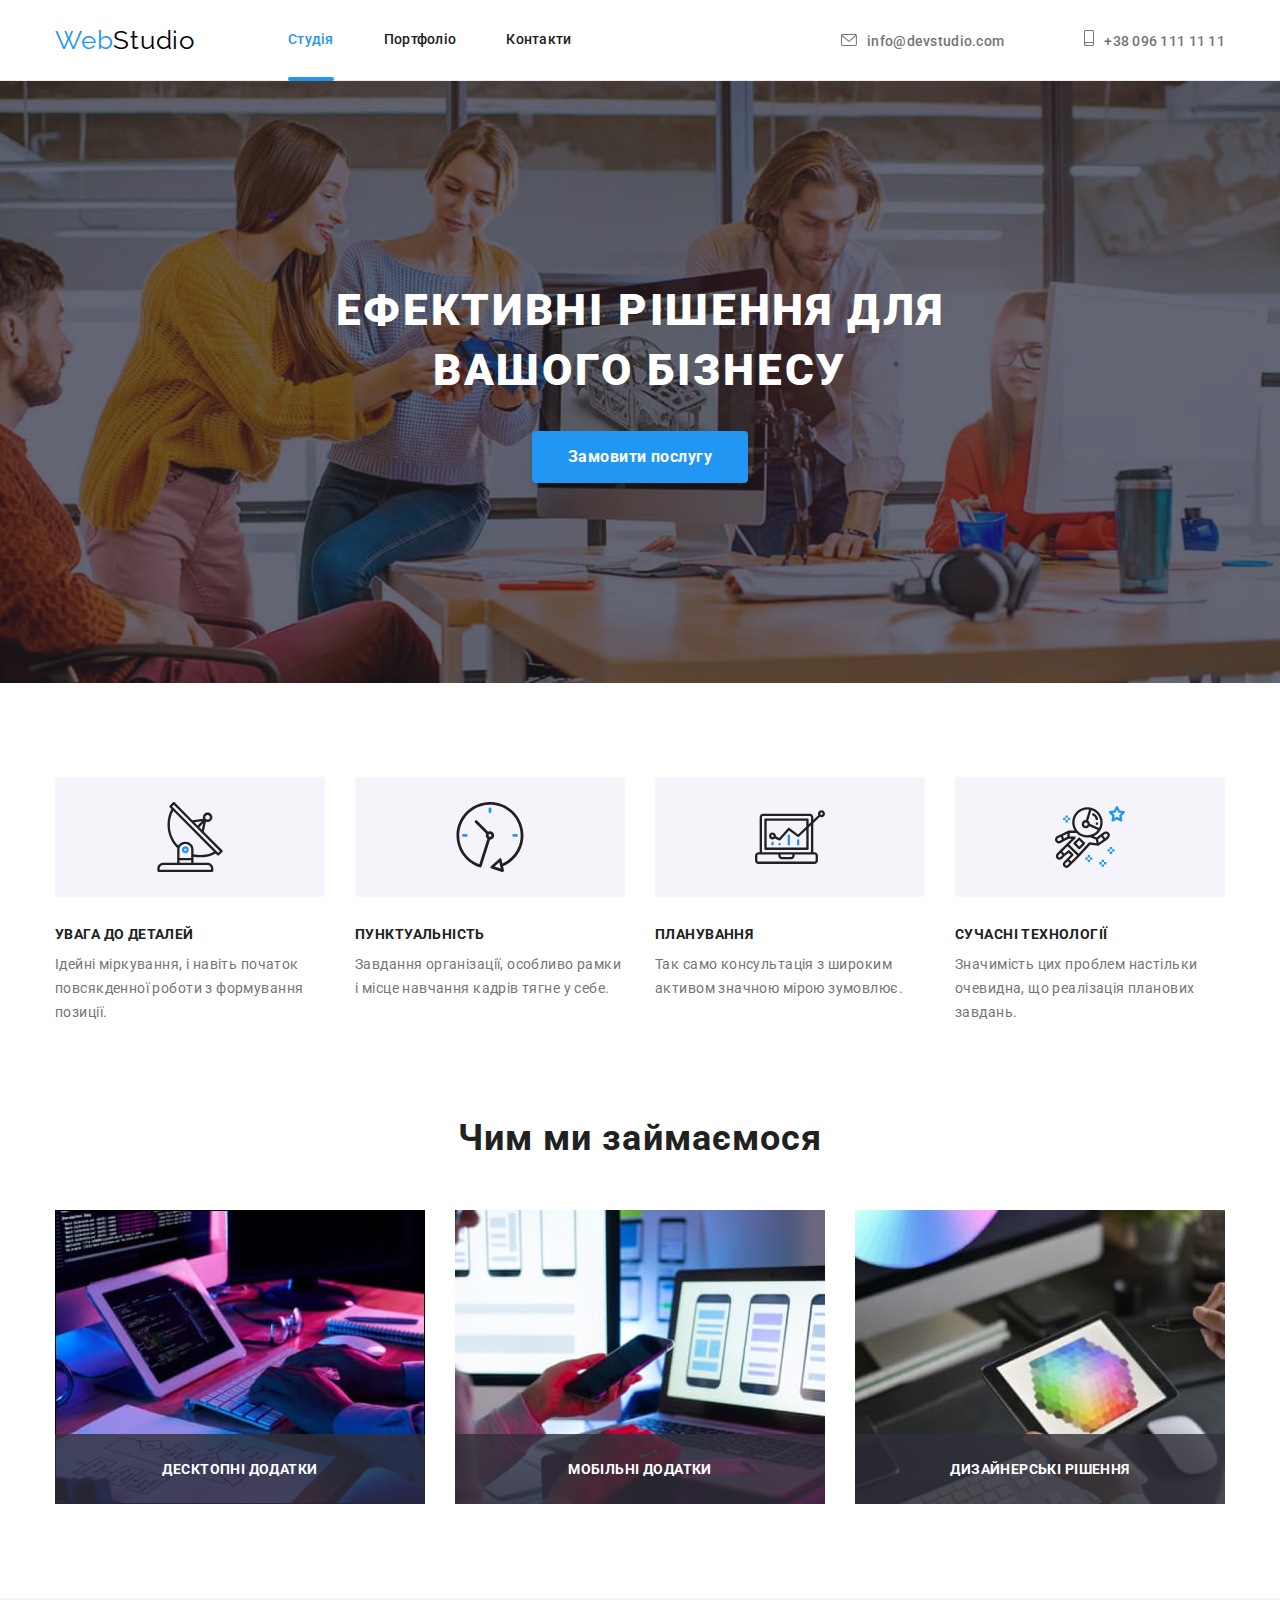
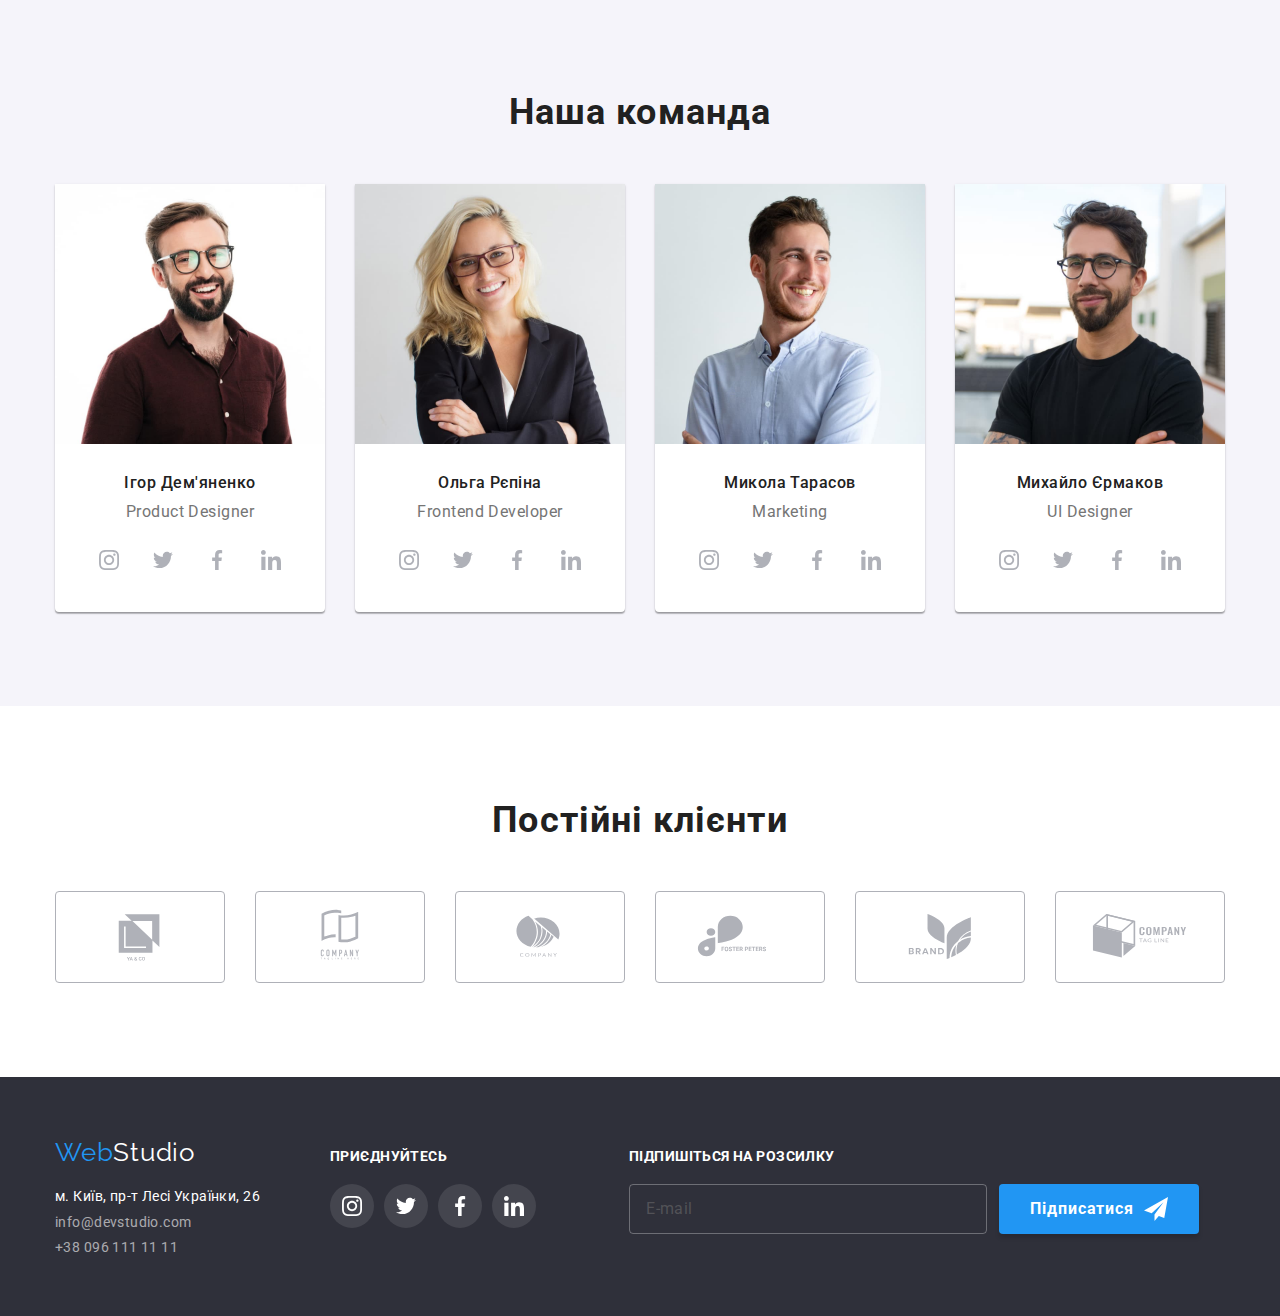
<file: index.html>
<!DOCTYPE html>
<html lang="uk">
<head>
    <meta charset="UTF-8">
    <meta http-equiv="X-UA-Compatible" content="IE=edge">
    <meta name="viewport" content="width=device-width, initial-scale=1.0">
    <link
        href="https://fonts.googleapis.com/css2?family=Raleway:wght@700&family=Roboto:wght@400;500;700;900&display=swap"
        rel="stylesheet">
    <link rel="stylesheet" href="https://cdnjs.cloudflare.com/ajax/libs/modern-normalize/1.1.0/modern-normalize.min.css">
    <link rel="stylesheet" href="./css/styles.css" >
    <title>Веб-студія</title>
</head>
<body>

    <!--Верхня лінія-->
   <header class="header">
    <div class="container container__header">
    <a href="./index.html" class="logo">
        <span class="logo__web">Web</span><span class="logo__studio">Studio</span>
    </a>
    
    <ul class="site-nav list">
        <li class="site-nav__item">
            <a href="./index.html" class="site-nav__link link--current">Студія</a>
        </li>
        <li class="site-nav__item">
            <a href="./portfolio.html" class="site-nav__link">Портфоліо</a>
        </li>
        <li class="site-nav__item">
            <a href="#" class="site-nav__link">Контакти</a>
        </li>
    </ul>

    <ul class="contacts-header list">
        <li class="contacts-header__item">
            <a href="mailto:info@devstudio.com" class="contacts-header__link contacts-header__icon">
                <svg width="16" height="12" class="icon-email">
                     <use href="./images/icons.svg#icon-email"></use>
                </svg>info@devstudio.com</a>

        </li>
        <li class="contacts-header__item">
            <a href="tel:+380961111111" class="contacts-header__link contacts-header__icon">
                <svg width="10" height="16" class="icon-smartphone">
                    <use href="./images/icons.svg#icon-smartphone"></use>
                </svg>+38 096 111 11 11</a>
        </li>
    </ul>
    </div>
   </header>

   <main class="main">

    <!--Шапка-->
    <section class="main-header overlay">
        <h1 class="main-header__title">Ефективні рішення для вашого бізнесу</h1>
        <button data-modal-open type="button" class="main-header__button">Замовити послугу</button>
    </section>

    <div class="backdrop is-hidden" data-modal>
        <div class="modal">
        <button class="modal-button--close" data-modal-close>
            <svg width="11" height="11" class="modal-button__icon">
                <use href="./images/icons.svg#icon-close"></use>
            </svg>
        </button>
        
        <div>
        <p class="form__title">Залиште свої дані, ми вам передзвонимо</p>
        <form class="form">
            <div class="form-field">
                <label for="name" class="form-field__name">Ім'я</label>
                <input type="text" class="form-field__input" name="name" id="name">
                <svg width="18" height="18" class="icons-form">
                    <use href="./images/icons.svg#icon-person-form"></use>
                </svg>
            </div>
        
            <div class="form-field">
                <label for="tel" class="form-field__name">Телефон</label>
                <input type="tel" class="form-field__input" name="tel" id="tel">
                <svg width="18" height="18" class="icons-form">
                    <use href="./images/icons.svg#icon-phone-form"></use>
                </svg>
            </div>
        
            <div class="form-field">
                <label for="email" class="form-field__name">Пошта</label>
                <input type="email" class="form-field__input" name="email" id="email">
                <svg width="18" height="18" class="icons-form">
                    <use href="./images/icons.svg#icon-email-form"></use>
                </svg>
            </div>
            
            <div class="form-field">
                <label for="comment" class="form-field__name">Коментар</label>
                <textarea name="comment" class="form-field__comment" id="comment" cols="30" rows="10"
                    placeholder="Введіть текст"></textarea>
            </div>
            
            <div class="form-policy">
                <label class="form-policy__checkbox">
                    <input class="checkbox__input" type="checkbox" name="policy">
                    <svg class="checkbox__icon">
                        <use href="./images/icons.svg#icon-checkbox-form"></use>
                    </svg>
                    Погоджуюся з розсилкою та приймаю <a href="" class="checkbox__text--blue">Умови договору</a>
                </label>
            </div>

            <div class="form-button">
                <button class="form-button__send" type="submit">Відправити</button>
            </div>
        </form>
        </div>
    </div>
    </div>

   <!--Наші переваги-->
   <section class="section">
    <div class="container">
    <h2 class="visually-hidden">Наші переваги</h2>
    <ul class="advantages list">
        <li class="advantages-item">
            <div class="advantages-item__card">
                <svg class="card__icon">
                <use href="./images/icons.svg#icon-antenna"></use>
                </svg>
            </div>
            <h3 class="advantages-title">УВАГА ДО ДЕТАЛЕЙ</h3>
            <p class="advantages-desc">Ідейні міркування, і навіть початок повсякденної роботи з формування позиції.</p>
        </li>
        <li class="advantages-item">
            <div class="advantages-item__card">
                <svg class="card__icon">
                <use href="./images/icons.svg#icon-clock"></use>
                </svg>
            </div>
            <h3 class="advantages-title">ПУНКТУАЛЬНІСТЬ</h3>
            <p class="advantages-desc">Завдання організації, особливо рамки і місце навчання кадрів тягне у себе.</p>
        </li>
        <li class="advantages-item">
            <div class="advantages-item__card">
                <svg class="card__icon">
                <use href="./images/icons.svg#icon-diagram"></use>
                </svg>
            </div>
            <h3 class="advantages-title">ПЛАНУВАННЯ</h3>
            <p class="advantages-desc">Так само консультація з широким активом значною мірою зумовлює.</p>
        </li>
        <li class="advantages-item">
            <div class="advantages-item__card">
                <svg class="card__icon">
                <use href="./images/icons.svg#icon-astronaut"></use>
                </svg>
            </div>
            <h3 class="advantages-title">СУЧАСНІ ТЕХНОЛОГІЇ</h3>
            <p class="advantages-desc">Значимість цих проблем настільки очевидна, що реалізація планових завдань.</p>
        </li>
    </ul>
    </div>
    </section>

    <!--Чим ми займаємося-->
    <section class="section no-padding">
    <div class="container">
    <h2 class="occupation-title">Чим ми займаємося</h2>
    <ul class="occupation-works list">
        <li class="occupation-works__item">
            <div class="occupation-works__thumb">
                <img src="./images/picture1.jpg"
                    alt="Чоловік друкує на клавіатурі Apple, дивлячись у планшет" width="370">
                <div class="occupation-works__card">
                    <p class="occupation-works__desc">Десктопні додатки</p>
                </div>
            </div>
        </li>
        <li class="occupation-works__item">
            <div class="occupation-works__thumb">
                <img src="./images/picture2.jpg"
                    alt="Людина тримає Iphone, працюючи за Macbook Air" width="370">
                <div class="occupation-works__card">
                    <p class="occupation-works__desc">Мобільні додатки</p>
                </div>
            </div>
        </li>
        <li class="occupation-works__item">
            <div class="occupation-works__thumb">
                <img src="./images/picture3.jpg"
                    alt="Людина працює з палітрою кольорів на планшеті" width="370">
                <div class="occupation-works__card">
                    <p class="occupation-works__desc">Дизайнерські рішення</p>
                </div>
            </div>
        </li>
    </ul>
    </div>
   </section>

   <!--Наша команда-->
   <section class="team section">
    <div class="container">
    <h2 class="team-title">Наша команда</h2>
    <ul class="workers list">
        <li class="workers__item">
            <img src="./images/product_designer.jpg"
                alt="На фото зображений Ігор Дем'яненко" width="270">
            <div class="workers__info">
                <h3 class="workers__name">Ігор Дем'яненко</h3>
                <p class="workers__position">Product Designer</p>
                <ul class="workers-icons list">
                    <li class="workers-icons__item">
                        <a href ="#" class="workers-button">
                            <svg class="workers-button__icon">
                                <use href="./images/icons.svg#icon-instagram-team">
                                </use>
                            </svg>
                        </a>
                    </li>
                    <li class="workers-icons__item">
                        <a href ="#" class="workers-button">
                            <svg class="workers-button__icon">
                                <use href="./images/icons.svg#icon-twitter-team">
                                </use>
                            </svg>
                        </a>
                    </li>
                    <li class="workers-icons__item">
                        <a href ="#" class="workers-button">
                            <svg class="workers-button__icon">
                                <use href="./images/icons.svg#icon-facebook-team">
                                </use>
                            </svg>
                        </a>
                    </li>
                    <li class="workers-icons__item">
                        <a href ="#" class="workers-button">
                            <svg class="workers-button__icon">
                                <use href="./images/icons.svg#icon-linkedin-team">
                                </use>
                            </svg>
                        </a>
                    </li>
                </ul>
            </div>
        </li>
        <li class="workers__item">
            <img src="./images/frontend_developer.jpg"
                alt="На фото зображена Ольга Рєпіна" width="270">
            <div class="workers__info">
                <h3 class="workers__name">Ольга Рєпіна</h3>
                <p class="workers__position">Frontend Developer</p>
                <ul class="workers-icons list">
                    <li class="workers-icons__item">
                        <a href ="#" class="workers-button">
                            <svg class="workers-button__icon">
                                <use href="./images/icons.svg#icon-instagram-team">
                                </use>
                            </svg>
                        </a>
                    </li>
                    <li class="workers-icons__item">
                        <a href ="#" class="workers-button">
                            <svg class="workers-button__icon">
                                <use href="./images/icons.svg#icon-twitter-team">
                                </use>
                            </svg>
                        </a>
                    </li>
                    <li class="workers-icons__item">
                        <a href ="#" class="workers-button">
                            <svg class="workers-button__icon">
                                <use href="./images/icons.svg#icon-facebook-team">
                                </use>
                            </svg>
                        </a>
                    </li>
                    <li class="workers-icons__item">
                        <a href ="#" class="workers-button">
                            <svg class="workers-button__icon">
                                <use href="./images/icons.svg#icon-linkedin-team">
                                </use>
                            </svg>
                        </a>
                    </li>
                </ul>
            </div>
        </li>
        <li class="workers__item">
            <img src="./images/marketing.jpg"
                alt="На фото зображений Микола Тарасов" width="270">
            <div class="workers__info">
                <h3 class="workers__name">Микола Тарасов</h3>
                <p class="workers__position">Marketing</p>
                <ul class="workers-icons list">
                    <li class="workers-icons__item">
                        <a href ="#" class="workers-button">
                            <svg class="workers-button__icon">
                                <use href="./images/icons.svg#icon-instagram-team">
                                </use>
                            </svg>
                        </a>
                    </li>
                    <li class="workers-icons__item">
                        <a href ="#" class="workers-button">
                            <svg class="workers-button__icon">
                                <use href="./images/icons.svg#icon-twitter-team">
                                </use>
                            </svg>
                        </a>
                    </li>
                    <li class="workers-icons__item">
                        <a href ="#" class="workers-button">
                            <svg class="workers-button__icon">
                                <use href="./images/icons.svg#icon-facebook-team">
                                </use>
                            </svg>
                        </a>
                    </li>
                    <li class="workers-icons__item">
                        <a href ="#" class="workers-button">
                            <svg class="workers-button__icon">
                                <use href="./images/icons.svg#icon-linkedin-team">
                                </use>
                            </svg>
                        </a>
                    </li>
                </ul>
            </div>
        </li>
        <li class="workers__item">
            <img src="./images/ui_designer.jpg"
                alt="На фото зображений Михайло Єрмаков" width="270">
            <div class="workers__info">
                <h3 class="workers__name">Михайло Єрмаков</h3>
                <p class="workers__position">UI Designer</p>
                <ul class="workers-icons list">
                    <li class="workers-icons__item">
                        <a href ="#" class="workers-button">
                            <svg class="workers-button__icon">
                                <use href="./images/icons.svg#icon-instagram-team">
                                </use>
                            </svg>
                        </a>
                    </li>
                    <li class="workers-icons__item">
                        <a href ="#" class="workers-button">
                            <svg class="workers-button__icon">
                                <use href="./images/icons.svg#icon-twitter-team">
                                </use>
                            </svg>
                        </a>
                    </li>
                    <li class="workers-icons__item">
                        <a href ="#" class="workers-button">
                            <svg class="workers-button__icon">
                                <use href="./images/icons.svg#icon-facebook-team">
                                </use>
                            </svg>
                        </a>
                    </li>
                    <li class="workers-icons__item">
                        <a href ="#" class="workers-button">
                            <svg class="workers-button__icon">
                                <use href="./images/icons.svg#icon-linkedin-team">
                                </use>
                            </svg>
                        </a>
                    </li>
                </ul>
            </div>
        </li>
    </ul>
    </div>
   </section>

    <!--Клієнти-->
    <section class="section">
        <div class="container">
            <h2 class="clients-title">Постійні клієнти</h2>
            <ul class="clients-company list">
                <li class="company__item">
                    <a href="" class="company__logo" >
                        <svg class="company__icon">
                        <use href="./images/icons.svg#icon-company1">
                        </use>
                        </svg>
                    </a>
                </li>
                <li class="company__item">
                    <a href="" class="company__logo" ><svg class="company__icon">
                        <use href="./images/icons.svg#icon-company2">
                        </use>
                    </svg></a>
                </li>
                <li class="company__item">
                    <a href="" class="company__logo" ><svg class="company__icon">
                        <use href="./images/icons.svg#icon-company3">
                        </use>
                    </svg></a>
                </li>
                <li class="company__item">
                    <a href="" class="company__logo" ><svg class="company__icon">
                        <use href="./images/icons.svg#icon-company4">
                        </use>
                    </svg></a>
                </li>
                <li class="company__item">
                    <a href="" class="company__logo" ><svg class="company__icon">
                        <use href="./images/icons.svg#icon-company5">
                        </use>
                    </svg></a>
                </li>
                <li class="company__item">
                    <a href="" class="company__logo" ><svg class="company__icon">
                        <use href="./images/icons.svg#icon-company6">
                        </use>
                    </svg></a>
                </li>
            </ul>
        </div>
    </section>
   </main>

<!--Підвал-->
   <footer class="footer">
    <div class="container footer-line">
    <div>
    <a href="./index.html" class="logo logo-footer">
        <span class="logo__web">Web</span><span class="logo__studio--white">Studio</span>
    </a>

        <address>
        <ul class="list">
            <li class="footer-contacts">
                <a href="https://goo.gl/maps/CPtrU1FHBa2aNyZL9" target="_blank" rel="noopener noreferrer nofollow" class="footer-contacts__location">м. Київ, пр-т Лесі Українки, 26</a>
            </li>
            <li class="footer-contacts">
                <a href="mailto:info@devstudio.com" class="footer-contacts__item">info@devstudio.com</a>
            </li>
            <li class="footer-contacts">
                <a href="tel:+380961111111" class="footer-contacts__item">+38 096 111 11 11</a>
            </li>
        </ul>
        </address>
    </div>
        <div class="footer-social">
            <p class="footer-social__title">Приєднуйтесь</p>
            <ul class="footer-social__icons list">
            <li class="footer-social__item list">
                <a href ="#" class="footer-social__button">
                    <svg class="footer-social__icon">
                    <use href="./images/icons.svg#icon-instagram-footer"></use>
                    </svg>
                </a>
            </li>
            <li class="footer-social__item list">
                <a href ="#" class="footer-social__button">
                    <svg class="footer-social__icon">
                    <use href="./images/icons.svg#icon-twitter-footer"></use>
                    </svg>
                </a>
            </li>
            <li class="footer-social__item list">
                <a href ="#" class="footer-social__button">
                    <svg class="footer-social__icon">
                    <use href="./images/icons.svg#icon-facebook-footer"></use>
                    </svg>
                </a>
            </li>
            <li class="footer-social__item list">
                <a href ="#" class="footer-social__button">
                    <svg class="footer-social__icon">
                    <use href="./images/icons.svg#icon-linkedin-footer"></use>
                    </svg>
                </a>
            </li>
            </ul>
        </div>

        <div class="footer-subscribing">
        <p class="footer-subscribing__title">Підпишіться на розсилку</p>
        <form class="form-footer">
                <label class="form-footer-field">
                    <input type="email" class="form-footer__input" name="mail" placeholder="E-mail">
                </label>
            
            <button class="footer-subscribing__button" type="submit">Підписатися
                <svg class="footer-subscribing__icon">
                    <use href="./images/icons.svg#icon-send-footer"></use>
                </svg>
            </button>
        </form>
        </div>

    </div>
   </footer>
<script src="./js/modal.js"></script>
</body>
</html>
</file>
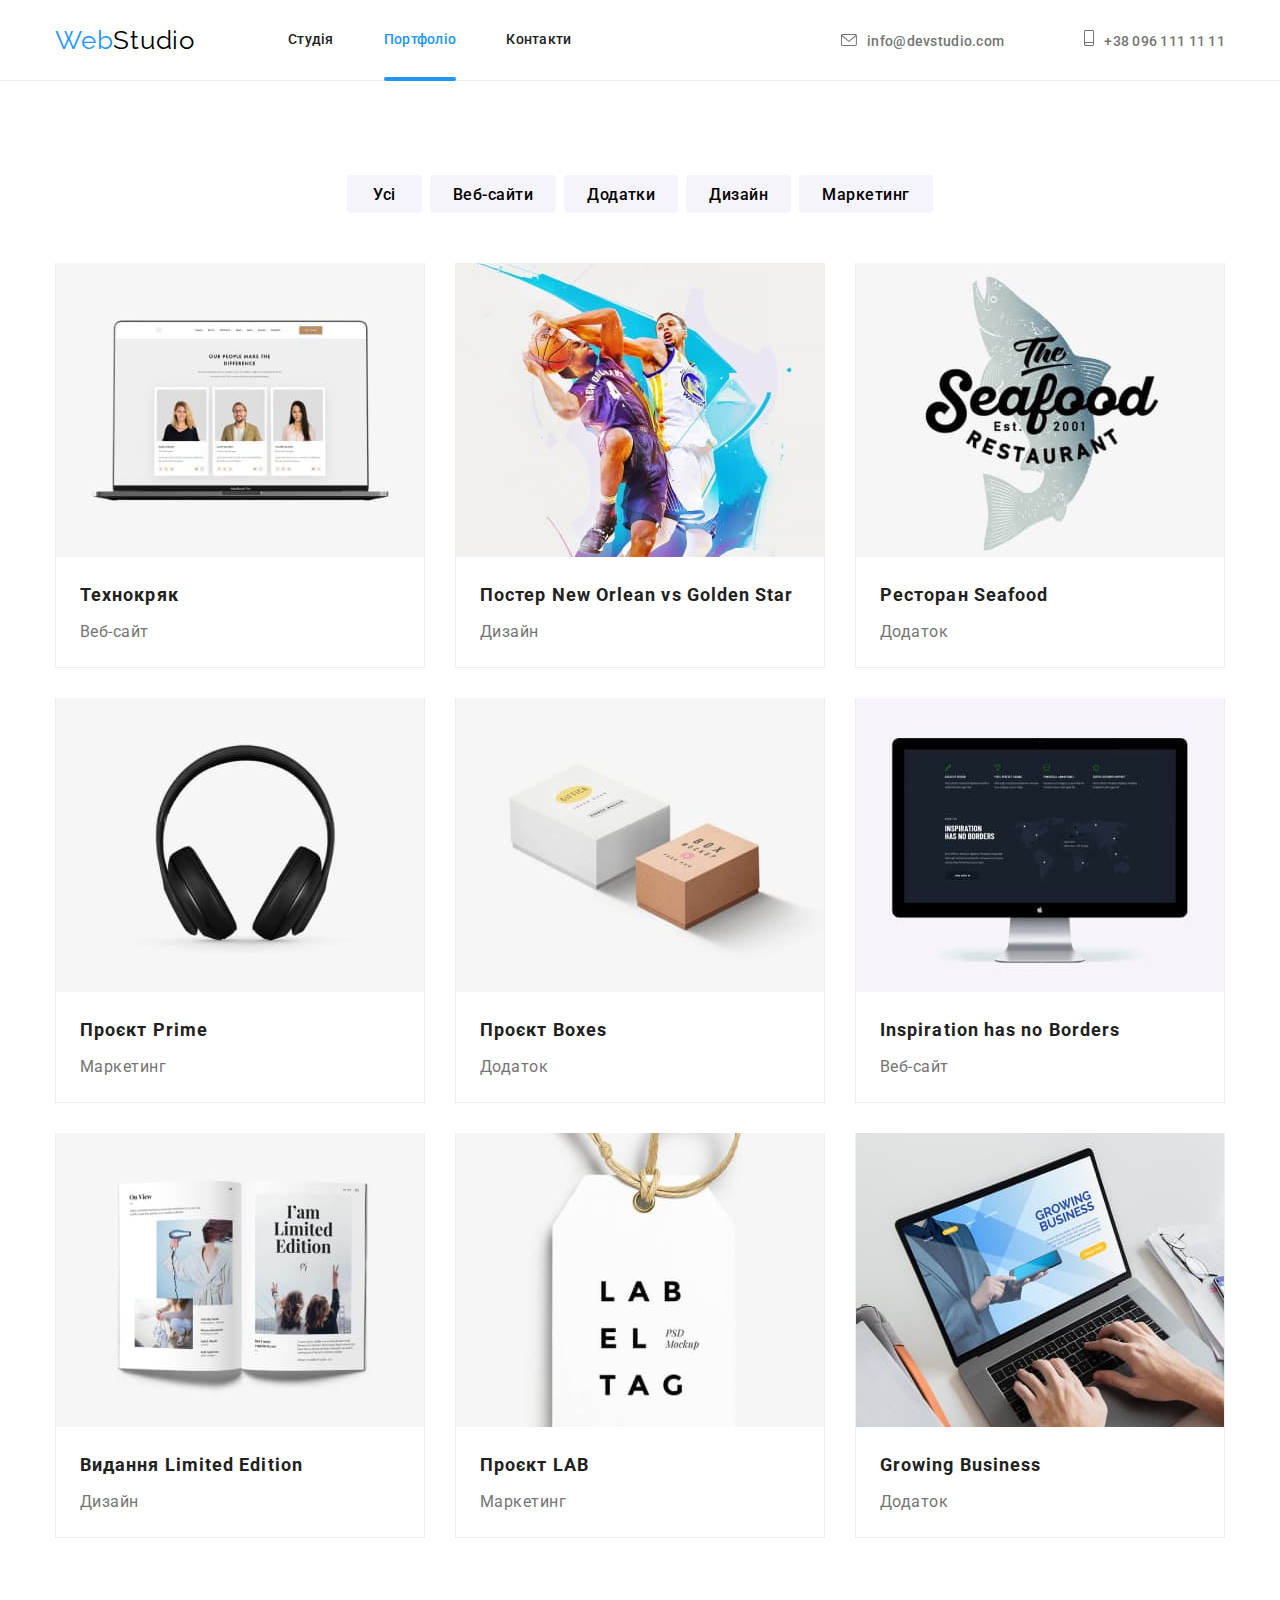
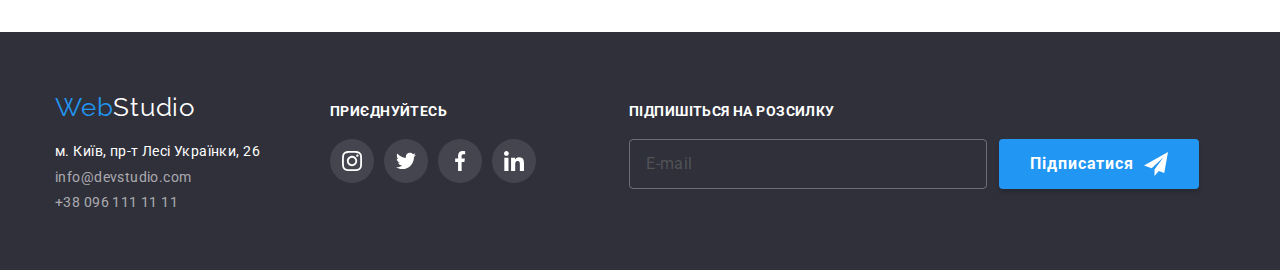
<file: portfolio.html>
<!DOCTYPE html>
<html lang="uk">

<head>
    <meta charset="UTF-8">
    <meta http-equiv="X-UA-Compatible" content="IE=edge">
    <meta name="viewport" content="width=device-width, initial-scale=1.0">
    <link
        href="https://fonts.googleapis.com/css2?family=Raleway:wght@700&family=Roboto:wght@400;500;700;900&display=swap"
        rel="stylesheet">
    <link rel="stylesheet"
            href="https://cdnjs.cloudflare.com/ajax/libs/modern-normalize/1.1.0/modern-normalize.min.css">
    <link rel="stylesheet" href="./css/styles.css" >
    <title>Веб-студія</title>
</head>
<body>
    <!--Верхня лінія-->
<header class="header">
    <div class="container container__header">

        <a href="./index.html" class="logo">
            <span class="logo__web">Web</span><span class="logo__studio">Studio</span>
        </a>

        <ul class="site-nav list">
            <li class="site-nav__item">
                <a href="./index.html"
                    class="site-nav__link">Студія</a>
            </li>
            <li class="site-nav__item">
                <a href="./portfolio.html" class="site-nav__link link--current">Портфоліо</a>
            </li>
            <li class="site-nav__item">
                <a href="#" class="site-nav__link">Контакти</a>
            </li>
        </ul>

        <ul class="contacts-header list">
            <li class="contacts-header__item">
                <a href="mailto:info@devstudio.com"
                    class="contacts-header__link contacts-header__icon">
                    <svg width="16" height="12" class="icon-email">
                        <use href="./images/icons.svg#icon-email"></use>
                    </svg>info@devstudio.com</a>

            </li>
            <li class="contacts-header__item">
                <a href="tel:+380961111111"
                    class="contacts-header__link contacts-header__icon">
                    <svg width="10" height="16" class="icon-smartphone">
                        <use href="./images/icons.svg#icon-smartphone"></use>
                    </svg>+38 096 111 11 11</a>
            </li>
        </ul>
    </div>
</header>

<main>
    <section class="section">
    <div class="container">
    <h1 class="visually-hidden">Контент сторінки Portfolio</h1>

    <ul class="portfolio-buttons list">
        <li class="portfolio-buttons__item"><button type="button" class="portfolio-buttons__link link--all">Усі</button></li>
        <li class="portfolio-buttons__item"><button type="button" class="portfolio-buttons__link link--site">Веб-сайти</button></li>
        <li class="portfolio-buttons__item"><button type="button" class="portfolio-buttons__link link--apps">Додатки</button></li>
        <li class="portfolio-buttons__item"><button type="button" class="portfolio-buttons__link link--design">Дизайн</button></li>
        <li class="portfolio-buttons__item"><button type="button" class="portfolio-buttons__link link--marketing">Маркетинг</button></li>
    </ul>

        <ul class="portfolio list">
            <li class="portfolio-card">
                <div class="portfolio-card__image">
                    <img src="./images/portfolio1.jpg"
                    alt="На фото зображений Macbook" width="370">
                    <p class="portfolio-card__desc">Ресурс пропонує комплексні пропозиції з
                     різним рівнем функціоналу та сервісів. Все це дозволить відвідувачу отримати вичерпні відомості про компанію чи
                     приватну особу.</p>           
                </div>
                <div class="portfolio-card__text">
                    <h2 class="portfolio-card__title">Технокряк</h2>
                    <p class="portfolio-card__category">Веб-сайт</p>
                </div>
            </li>
            <li class="portfolio-card">
                <div class="portfolio-card__image">
                    <img src="./images/portfolio2.jpg" alt="На фото зображені гравці у баскетбол"
                        width="370">
                    <p class="portfolio-card__desc">Ресурс пропонує комплексні пропозиції з
                        різним рівнем функціоналу та сервісів. Все це дозволить відвідувачу отримати
                        вичерпні відомості про компанію чи
                        приватну особу.</p>
                </div>
                <div class="portfolio-card__text"><h2 class="portfolio-card__title">Постер New Orlean vs Golden Star</h2>
                <p class="portfolio-card__category">Дизайн</p></div>
            </li>
            <li class="portfolio-card">
                <div class="portfolio-card__image">
                    <img src="./images/portfolio3.jpg"
                        alt="На фото зображено лого ресторану Seafood" width="370">
                    <p class="portfolio-card__desc">Ресурс пропонує комплексні пропозиції з
                        різним рівнем функціоналу та сервісів. Все це дозволить відвідувачу отримати
                        вичерпні відомості про компанію чи
                        приватну особу.</p>
                </div>
                <div class="portfolio-card__text"><h2 class="portfolio-card__title">Ресторан Seafood</h2>
                <p class="portfolio-card__category">Додаток</p></div>
            </li>
            <li class="portfolio-card">
                <div class="portfolio-card__image">
                    <img src="./images/portfolio4.jpg" alt="На фото зображені чорні навушники"
                        width="370">
                    <p class="portfolio-card__desc">Ресурс пропонує комплексні пропозиції з
                        різним рівнем функціоналу та сервісів. Все це дозволить відвідувачу отримати
                        вичерпні відомості про компанію чи
                        приватну особу.</p>
                </div>
                <div class="portfolio-card__text"><h2 class="portfolio-card__title">Проєкт Prime</h2>
                <p class="portfolio-card__category">Маркетинг</p></div>
            </li>
            <li class="portfolio-card">
                <div class="portfolio-card__image">
                    <img src="./images/portfolio5.jpg" alt="На фото зображені дві коробки"
                        width="370">
                    <p class="portfolio-card__desc">Ресурс пропонує комплексні пропозиції з
                        різним рівнем функціоналу та сервісів. Все це дозволить відвідувачу отримати
                        вичерпні відомості про компанію чи
                        приватну особу.</p>
                </div>
                <div class="portfolio-card__text"><h2 class="portfolio-card__title">Проєкт Boxes</h2>
                <p class="portfolio-card__category">Додаток</p></div>
            </li>
            <li class="portfolio-card">
                <div class="portfolio-card__image">
                    <img src="./images/portfolio6.jpg" alt="На фото зображений монітор Apple"
                        width="370">
                    <p class="portfolio-card__desc">Ресурс пропонує комплексні пропозиції з
                        різним рівнем функціоналу та сервісів. Все це дозволить відвідувачу отримати
                        вичерпні відомості про компанію чи
                        приватну особу.</p>
                </div>
                <div class="portfolio-card__text"><h2 class="portfolio-card__title">Inspiration has no Borders</h2>
                <p class="portfolio-card__category">Веб-сайт</p></div>
            </li>
            <li class="portfolio-card">
                <div class="portfolio-card__image">
                    <img src="./images/portfolio7.jpg"
                        alt="На фото зображений журнал Limited Edition" width="370">
                    <p class="portfolio-card__desc">Ресурс пропонує комплексні пропозиції з
                        різним рівнем функціоналу та сервісів. Все це дозволить відвідувачу отримати
                        вичерпні відомості про компанію чи
                        приватну особу.</p>
                </div>
                <div class="portfolio-card__text"><h2 class="portfolio-card__title">Видання Limited Edition</h2>
                <p class="portfolio-card__category">Дизайн</p></div>
            </li>
            <li class="portfolio-card">
                <div class="portfolio-card__image">
                    <img src="./images/portfolio8.jpg" alt="На фото зображена етикетка" width="370">
                    <p class="portfolio-card__desc">Ресурс пропонує комплексні пропозиції з
                        різним рівнем функці__desc та сервісів. Все це дозволить відвідувачу отримати
                        вичерпні відомості про компанію чи
                        приватну особу.</p>
                </div>
                <div class="portfolio-card__text"><h2 class="portfolio-card__title">Проєкт LAB</h2>
                <p class="portfolio-card__category">Маркетинг</p></div>
            </li>
            <li class="portfolio-card">
                <div class="portfolio-card__image">
                    <img src="./images/portfolio9.jpg" alt="На фото зображно друкування на Macbook"
                        width="370">
                    <p class="portfolio-card__desc">Ресурс пропонує комплексні пропозиції з
                        різним рівнем функціоналу та сервісів. Все це дозволить відвідувачу отримати
                        вичерпні відомості про компанію чи
                        приватну особу.</p>
                </div>
                <div class="portfolio-card__text"><h2 class="portfolio-card__title">Growing Business</h2>
                <p class="portfolio-card__category">Додаток</p></div>
            </li>
        </ul>
    </div>
    </section>
</main>

<!--Підвал-->
<footer class="footer">
    <div class="container footer-line">
    <div>
    <a href="./index.html" class="logo logo-footer">
        <span class="logo__web">Web</span><span class="logo__studio--white">Studio</span>
    </a>

        <address>
        <ul class="list">
            <li class="footer-contacts">
                <a href="https://goo.gl/maps/CPtrU1FHBa2aNyZL9" target="_blank" rel="noopener noreferrer nofollow" class="footer-contacts__location">м. Київ, пр-т Лесі Українки, 26</a>
            </li>
            <li class="footer-contacts">
                <a href="mailto:info@devstudio.com" class="footer-contacts__item">info@devstudio.com</a>
            </li>
            <li class="footer-contacts">
                <a href="tel:+380961111111" class="footer-contacts__item">+38 096 111 11 11</a>
            </li>
        </ul>
        </address>
    </div>
        <div class="footer-social">
            <p class="footer-social__title">Приєднуйтесь</p>
            <ul class="footer-social__icons list">
            <li class="footer-social__item list">
                <a href ="#" class="footer-social__button">
                    <svg class="footer-social__icon">
                    <use href="./images/icons.svg#icon-instagram-footer"></use>
                    </svg>
                </a>
            </li>
            <li class="footer-social__item list">
                <a href ="#" class="footer-social__button">
                    <svg class="footer-social__icon">
                    <use href="./images/icons.svg#icon-twitter-footer"></use>
                    </svg>
                </a>
            </li>
            <li class="footer-social__item list">
                <a href ="#" class="footer-social__button">
                    <svg class="footer-social__icon">
                    <use href="./images/icons.svg#icon-facebook-footer"></use>
                    </svg>
                </a>
            </li>
            <li class="footer-social__item list">
                <a href ="#" class="footer-social__button">
                    <svg class="footer-social__icon">
                    <use href="./images/icons.svg#icon-linkedin-footer"></use>
                    </svg>
                </a>
            </li>
            </ul>
        </div>

        <div class="footer-subscribing">
        <p class="footer-subscribing__title">Підпишіться на розсилку</p>
        <form class="form-footer">
                <label class="form-footer-field">
                    <input type="email" class="form-footer__input" name="mail" placeholder="E-mail">
                </label>
            
            <button class="footer-subscribing__button" type="submit">Підписатися
                <svg class="footer-subscribing__icon">
                    <use href="./images/icons.svg#icon-send-footer"></use>
                </svg>
            </button>
        </form>
        </div>

    </div>
   </footer>
</body>
</html>
</file>
<file: css/styles.css>
:root {
    --title-text-color: #212121;
    --description-text-color: #757575;
    --white-color: #FFFFFF;
    --accent-color: #2196F3;
    --black-color: #000000;
    --secondary-bg-color: #F5F4FA;
    --dark-bg-coolor: #2F303A;
    --icons-grey: #AFB1B8;
}

body {
    background-color: var(--white-color);
    color: var(--title-text-color);
    font-family: Roboto, sans-serif;
    font-size: 14px;
    margin: 0;
    /*padding-top: 80px;*/
}

.main {
    flex: 1 1 auto;
}
/* чорний #212121; */

/* сірий #757575 */

/* білий #FFFFFF */

/* акцент #2196F3 */ 

/* другорядний колір фону #F5F4FA */

/* акцентний колір фону #2F303A */

.list {
    padding: 0;
    margin: 0;
    list-style: none;
}

h1,h2,h3,h4,h5,h6,p,ul {
    margin-top: 0;
    margin-bottom: 0;
}
/* LOGO */

.logo {
    font-family: Raleway, sans-serif;
    font-size: 26px;
    line-height: 1.19;
    text-decoration: none;
    letter-spacing: 0.03em;
    outline: none;
}

.logo__web {
    color: var(--accent-color);
}

.logo__studio {
    color: var(--black-color);
}

.logo__studio--white {
    color: var(--white-color);
}

.logo-footer {
    display: block;
    margin-bottom: 20px;
}

/* Page header */

.container__header {
    display: flex;
    align-items: center;
}

.container {
    width: 1200px;
    padding-left: 15px;
    padding-right: 15px;
    margin: 0 auto;
}

.header {
    border-bottom: 1px solid #ECECEC;
}

/* Site nav */

.site-nav {
    display: flex;
    margin-left: 93px;
}

.site-nav .site-nav__item+.site-nav__item {
    margin-left: 50px;
}

.site-nav .site-nav__link {
    display: block;
    padding-top: 32px;
    padding-bottom: 32px;
    color: var(--title-text-color);
    font-weight: 500;
    line-height: 1.14;
    letter-spacing: 0.02em;
    text-decoration: none;

    transition-property: color;
    transition-duration: 250ms;
    transition-timing-function: cubic-bezier(0.4, 0, 0.2, 1);
}



.site-nav .site-nav__link:hover,
.site-nav .site-nav__link:focus {
    color: var(--accent-color);
    outline: none;
}

/* Contacts-header */

.link--current {
    position: relative;
}

.link--current::after {
    content: '';

    position: absolute;
    left: 0;
    bottom: -1px;

    display: block;
    width: 100%;
    height: 4px;
    background-color: var(--accent-color);
    border-radius: 2px;
}

.site-nav .link--current {
    color: var(--accent-color);
}

.footer-contacts__item:hover,
.footer-contacts__item:focus {
    color: var(--accent-color);
    outline: none;
}

.email-link::before {
    content: '';
    width: 16px;
    height: 12px;
    margin-right: 10px;
    background-color: var(--accent-color);
    background-image: url(../images/email.jpg);
    background-size: contain;
}

.contacts-header a {
    margin-top: 32px;
    margin-bottom: 32px;
    color: var(--description-text-color);
    font-weight: 500;
    line-height: 1.14;
    text-decoration: none;
    letter-spacing: 0.02em;

    transition-property: color;
    transition-duration: 250ms;
    transition-timing-function: cubic-bezier(0.4, 0, 0.2, 1);
}

.contacts-header .contacts-header__item+.contacts-header__item {
    margin-left: 50px;
}

.contacts-header {
    display: flex;
    margin-left: auto;
    align-items: baseline;
    gap: 30px;
}

.contacts-header__icon {
    fill: var(--description-text-color);

    transition-property: fill;
    transition-duration: 250ms;
    transition-timing-function: cubic-bezier(0.4, 0, 0.2, 1);
}

.contacts-header__icon:hover,
.contacts-header__icon:focus {
    fill: var(--accent-color);
    outline: none;
}

.contacts-header .contacts-header__link:hover,
.contacts-header .contacts-header__link:focus {
    color: var(--accent-color);
    outline: none;
}

.icon-smartphone,
.icon-email {
    margin-right: 10px;

    transition-property: fill;
    transition-duration: 250ms;
    transition-timing-function: cubic-bezier(0.4, 0, 0.2, 1);
}

/* Section Advantages */

.advantages {
    display: flex;
}

.advantages-item__card {
    display: flex;
    justify-content: center;
    align-items: center;
    margin-bottom: 30px;
    height: 120px;
    width: 270px;
    background: var(--secondary-bg-color);
    border-radius: 4px;
}

.card__icon {
    width: 70px;
    height: 70px;
}

/* Наші клієнти */

.clients-company {
    display: flex;
    gap: 30px;
}

.company__logo {
    display: flex;
    justify-content: center;
    align-items: center;
    width: 170px;
    height:92px;
    border: 1px solid var(--icons-grey);
    color: var(--icons-grey);
    border-radius: 4px;

    transition-property: border;
    transition-duration: 250ms;
    transition-timing-function: cubic-bezier(0.4, 0, 0.2, 1);
}

.company__logo:hover,
.company__logo:focus {
    border-color: var(--accent-color);
    outline: none;

    transition-property: border-color, fill;
    transition-duration: 250ms;
    transition-timing-function: cubic-bezier(0.4, 0, 0.2, 1);
}

.company__icon {
    width: 106px;
    height: 60px;
    fill: currentColor;

    transition-property: fill;
    transition-duration: 250ms;
    transition-timing-function: cubic-bezier(0.4, 0, 0.2, 1);
}

.company__logo:hover .company__icon,
.company__logo:focus .company__icon {
    border-color: var(--accent-color);
    fill: var(--accent-color);
}



.company__icon:hover,
.company__icon:focus {
    border-color: var(--accent-color);
    fill: var(--accent-color);
}

.occupation-works .occupation-works__item + .occupation-works__item,
.advantages .advantages-item + .advantages-item,
.workers .workers__item + .workers__item {
    margin-left: 30px;
}

.occupation-works {
    display: flex;
    margin-right: auto;
    margin-left: auto;
    width: 1170px;
}

.image {
    display: block;
}

.workers {
    display: flex;
    margin-right: auto;
    margin-left: auto;
}

.workers__info {
    padding-top: 30px;
    padding-bottom: 30px;
}



/* Hero */

.main-header {
    text-align: center;
    padding: 200px 0 200px
}

.overlay {
    max-width: 1600px;
    margin-left: auto;
    margin-right: auto;
    background-color: #C4C4C4;
    background-image: linear-gradient(rgba(47, 48, 58, 0.4), rgba(47, 48, 58, 0.4)), url(../images/header.jpg);
    background-repeat: no-repeat;
    background-position: center;
    background-size: cover;
}

.main-header__title {
    margin-top: 0;
    margin-bottom: 30px;
    margin-left: auto;
    margin-right: auto;
    width: 696px;
    color: var(--white-color);
    font-weight: 900;
    font-size: 44px;
    line-height: 1.36;
    text-transform: uppercase;
    letter-spacing: 0.06em;
    margin-bottom: 30px
}

.footer {
    padding-top: 60px;
    padding-bottom: 60px;
    background-color: var(--dark-bg-coolor);
}

.section {
    padding-top: 94px;
    padding-bottom: 94px;
}


.section.no-padding {
    padding-top: 0;
}

.advantages-title {
    margin-top: 0;
    margin-bottom: 10px;
    font-size: 14px;
    line-height: 1.14;
    text-transform: uppercase;
    letter-spacing: 0.03em;
}

.advantages-desc {
    margin-top: 0;
    margin-bottom: 0;
    color: var(--description-text-color);
    line-height: 1.71;
    letter-spacing: 0.03em;
}

.team {
    background-color: var(--secondary-bg-color);
}

.occupation-title, .team-title, .clients-title {
    margin-top: 0;
    margin-bottom: 50px;
    font-size: 36px;
    line-height: 1.16;
    letter-spacing: 0.03em;
    text-align: center;
}

.team-title{
    font-size: 36px;
    line-height: 1.16;
    letter-spacing: 0.03em;
}

.workers__name {
    margin-top: 0;
    margin-bottom: 10px;
    font-weight: 500;
    font-size: 16px;
    line-height: 1.18;
    text-align: center;
    letter-spacing: 0.03em;
}

.workers__item {
    background-color: var(--white-color);
    box-shadow: 0px 1px 3px rgba(0, 0, 0, 0.12), 0px 1px 1px rgba(0, 0, 0, 0.14), 0px 2px 1px rgba(0, 0, 0, 0.2);
    border-radius: 0px 0px 4px 4px;
}

.workers__position {
    margin-top: 0;
    margin-bottom: 16px;
    color: var(--description-text-color);
    font-size: 16px;
    line-height: 1.18;
    text-align: center;
    letter-spacing: 0.03em;
}

.footer-contacts__location {
    display: block;
    color: var(--white-color);
    font-style: normal;
    line-height: 1.17;
    text-decoration: none;
    letter-spacing: 0.03em;
    outline: none;
}

.footer-contacts__item {
    display: block;
    margin-top: 0;
    font-style: normal;
    color: rgba(255, 255, 255, 0.6);
    line-height: 1.17;
    text-decoration: none;
    letter-spacing: 0.03em;

    transition-property: color;
    transition-duration: 250ms;
    transition-timing-function: cubic-bezier(0.4, 0, 0.2, 1);
}

.portfolio {
    display: flex;
    flex-wrap: wrap;
}

.portfolio-card {
    width: 370px;
    margin-right: 30px;
    margin-bottom: 30px;
    border-right: 1px solid #EEEEEE;
    border-left: 1px solid #EEEEEE;
    border-bottom: 1px solid #EEEEEE;

    transition-property: background-color, box-shadow;
    transition-duration: 250ms;
    transition-timing-function: cubic-bezier(0.4, 0, 0.2, 1);
}

.portfolio-card:nth-child(3n) {
    margin-right: 0;
}

.portfolio-card:nth-last-child(-n + 3)  {
    margin-bottom: 0;
}

.portfolio-card:hover,
.portfolio-card:focus {
    background: #FFFFFF;
    /*border: 1px solid #EEEEEE;*/
    box-shadow: 0px 1px 1px rgba(0, 0, 0, 0.12), 0px 4px 4px rgba(0, 0, 0, 0.06), 1px 4px 6px rgba(0, 0, 0, 0.16);
}

.portfolio-card__title {
    margin-top: 0;
    margin-bottom: 4px;
    font-size: 18px;
    line-height: 2;
    letter-spacing: 0.06em;
}

.portfolio-card__category {
    margin-top: 0;
    color: var(--description-text-color);
    font-size: 16px;
    line-height: 1.88;
    letter-spacing: 0.03em;
}

.portfolio-card__text {
    padding: 20px 24px;
}


/* Button */

.main-header__button {
    display: inline-block;
    border: 1px solid transparent;
    min-width: 216px;
    border-radius: 4px;
    box-shadow: 0px 4px 4px rgba(0, 0, 0, 0.15);
    padding: 10px 32px;
    background-color: var(--accent-color);
    color: var(--white-color);
    font-family: inherit;
    font-weight: 700;
    font-size: 16px;
    line-height: 1.88;
    letter-spacing: 0.03em;
    cursor: pointer;
    text-decoration: none;
    text-align: center;
    outline: none;

    transition-property: box-shadow;
    transition-duration: 250ms;
    transition-timing-function: cubic-bezier(0.4, 0, 0.2, 1);
}

.main-header__button:hover {
    box-shadow: 0px 4px 4px rgba(0, 0, 0, 0.15);
}

.portfolio-buttons {
    display: flex;
    justify-content: center;
    align-items: center;
    margin-bottom: 50px;
}

.portfolio-buttons .portfolio-buttons__item:not(:last-child) {
    margin-right: 8px;
}

.portfolio-buttons .portfolio-buttons__link{
    display: inline-block;
    border: 1px solid transparent;
    background-color: var(--secondary-bg-color);
    font-family: inherit;
    font-weight: 500;
    font-size: 16px;
    line-height: 1.62;
    letter-spacing: 0.03em;
    cursor: pointer;
    text-decoration: none;
    border-radius: 4px;
    text-align: center;

    transition: color 250ms cubic-bezier(0.4, 0, 0.2, 1), background-color 250ms cubic-bezier(0.4, 0, 0.2, 1), box-shadov 250ms cubic-bezier(0.4, 0, 0.2, 1);
}

.portfolio-buttons .portfolio-buttons__item :hover,
.portfolio-buttons .portfolio-buttons__item :focus {
    color: var(--white-color);
    background-color: var(--accent-color);
    box-shadow: 0px 3px 1px rgba(0, 0, 0, 0.1), 0px 1px 2px rgba(0, 0, 0, 0.08), 0px 2px 2px rgba(0, 0, 0, 0.12);
    outline: none;
}

.link--all {
    padding: 6px 25px;
    min-width: 73px;
    height: 38px;
    left: 512px;
    top: 174px;
}

.link--site {
    padding: 6px 22px;
    min-width: 125px;
    height: 38px;
    left: 593px;
    top: 174px;
}

.link--apps {
    padding: 6px 22px;
    min-width: 112px;
    height: 38px;
    left: 726px;
    top: 174px;
}

.link--design {
    padding: 6px 22px;
    min-width: 103px;
    height: 38px;
    left: 846px;
    top: 174px;
}

.link--marketing {
    padding: 6px 22px;
    min-width: 130px;
    height: 38px;
    left: 957px;
    top: 174px;
}

.visually-hidden {
    position: absolute;
    white-space: nowrap;
    width: 1px;
    height: 1px;
    overflow: hidden;
    border: 0;
    padding: 0;
    clip: rect(0 0 0 0);
    clip-path: inset(50%);
    margin: -1px;
}



/* Footer */

.footer-contacts {
    margin-bottom: 9px;
}

.footer-contacts:last-child {
    margin-bottom: 0;
}

.footer-social__title {
    color: var(--white-color);
    margin-bottom: 20px;
    font-family: 'Roboto';
    font-style: normal;
    font-weight: 700;
    font-size: 14px;
    line-height: calc(16/14);
    letter-spacing: 0.03em;
    text-transform: uppercase;
}

.footer-subscribing {
    margin-left: 93px;
}

.footer-subscribing__title {
    color: var(--white-color);
    margin-bottom: 20px;
    font-family: 'Roboto';
    font-style: normal;
    font-weight: 700;
    font-size: 14px;
    line-height: calc(16/14);
    letter-spacing: 0.03em;
    text-transform: uppercase;
}

.footer-social__icon {
    width: 20px;
    height: 20px;
}

.footer-social__button {
    display: flex;
    align-items:center;
    justify-content: center;
    width: 44px;
    height: 44px;
    padding: 0;
    border: none;
    background-color: rgba(255, 255, 255, 0.1);
    border-radius: 50%;
    cursor: pointer;

    transition-property: background-color;
    transition-duration: 250ms;
    transition-timing-function: cubic-bezier(0.4, 0, 0.2, 1);
}


.footer-social__icons {
    display: flex;
}

.footer-social__button:hover,
.footer-social__button:focus {
    background-color: var(--accent-color);
    outline: none;
}

.footer-social__icons .footer-social__item+.footer-social__item {
    margin-left: 10px;
}

.footer-social {
    margin-left: 70px;
}

.workers-button {
    display: flex;
    align-items: center;
    justify-content: center;
    padding: 0;
    border: none;
    width: 44px;
    height: 44px;
    border-radius: 50%;
    color: var(--icons-grey);
    cursor: pointer;

    transition-property: background-color;
    transition-duration: 250ms;
    transition-timing-function: cubic-bezier(0.4, 0, 0.2, 1);
}

.workers-button:hover,
.workers-button:focus {
    background-color: var(--accent-color);
    color: var(--white-color);
    border-radius: 50%;
    outline: none;
}

.workers-button__icon {
    width: 20px;
    height: 20px;
    fill: currentColor;

    transition-property: fill;
    transition-duration: 250ms;
    transition-timing-function: cubic-bezier(0.4, 0, 0.2, 1);
}

.workers-button__icon:hover,
.workers-button__icon:focus {
    fill: var(--white-color);
}


.workers-icons .workers-icons__item+.workers-icons__item {
    margin-left: 10px;
}

.workers-icons {
    display: flex;
    justify-content: center;
}

.footer-line {
    display: flex;
    align-items: baseline;
}

.portfolio-card__image {
    position: relative;
    overflow: hidden;
}

.portfolio-card:hover .portfolio-card__desc {
    transform: translateY(0px);
}


.portfolio-card__desc {
    font-family: 'Roboto';
    font-style: normal;
    font-weight: 400;
    font-size: 18px;
    line-height: calc(28/18);
    letter-spacing: 0.03em;
    color: var(--white-color);

    position: absolute;
    display: flex;
    justify-content: center;
    align-items: center;
    top: 0;
    left: 0;
    width: 100%;
    height: 100%;
    padding-top: 63px;
    padding-bottom: 63px;
    padding-left: 24px;
    padding-right: 24px;
    background-color: rgba(33, 150, 243, 0.9);     
    transform: translateY(100%);
    transition: transform 250ms cubic-bezier(0.4, 0, 0.2, 1);
}


.backdrop {
    z-index: 1;
    position: fixed;
    top: 0;
    left: 0;
    width: 100%;
    height: 100%;
    background-color: rgba(0, 0, 0, 0.2);

    opacity: 1;
    transition: opacity 250ms cubic-bezier(0.4, 0, 0.2, 1);
}

.backdrop.is-hidden {
    opacity: 0;
    pointer-events: none;
}

.modal {
    display: flex;
    justify-content: flex-end;
    position: absolute;
    top: 50%;
    left: 50%;
    transform: translate(-50%, -50%);

   min-width: 528px; 
   min-height: 581px;

   background-color: var(--white-color);
    box-shadow: 0px 1px 3px rgba(0, 0, 0, 0.12), 0px 1px 1px rgba(0, 0, 0, 0.14), 0px 2px 1px rgba(0, 0, 0, 0.2);
    border-radius: 4px;

    transition-property: box-shadow;
    transition-duration: 250ms;
    transition-timing-function: cubic-bezier(0.4, 0, 0.2, 1);
}

.modal-button--close {
    display: flex;
    align-items: center;
    justify-content: center;
    position: absolute;
    margin-top: 9px;
    margin-right: 9px;
    width: 30px;
    height: 30px;
    background-color: var(--white-color);
    border: 1px solid rgba(0, 0, 0, 0.1);
    border-radius: 50%;
    cursor: pointer;
}

.modal-button__icon {
    fill: var(--black-color);
    width: 11px;
    height: 11px;
}

.modal-button__icon:hover,
.modal-button__icon:focus {
    fill: var(--accent-color);
}

.occupation-works__desc {
    font-family: 'Roboto';
    font-style: normal;
    font-weight: 700;
    font-size: 14px;
    line-height: calc(16/14);
    text-align: center;
    letter-spacing: 0.03em;
    text-transform: uppercase;
    color: var(--white-color);
}

.occupation-works__thumb {
    position: relative;
}

.occupation-works__card {
    position: absolute;
    display: flex;
    justify-content: center;
    align-items: center;
    
    width: 100%;
    height: 70px;
    bottom: 0;
    background-color: rgba(47, 48, 58, 0.8);;
}

img {
    display: block;
}

.form {
    width: 528px;
    margin-left: auto;
    margin-right: auto;
    padding-top: 0px;
    padding-bottom: 0px;
    padding-left: 40px;
    padding-right: 40px;
}

.form-field {
    display: flex;
    flex-direction: column;
    margin-bottom: 10px;
    position: relative;
    cursor: pointer;
    
    transition: fill 250ms cubic-bezier(0.4, 0, 0.2, 1);
}

.form-field:focus,
.form-field:hover {
    fill: var(--accent-color);
}

.form-field .form-field__name {
    margin-bottom: 4px;

    font-family: 'Roboto';
    font-style: normal;
    font-weight: 400;
    font-size: 12px;
    line-height: calc(14/12);
    letter-spacing: 0.01em;
    
    color: var(--description-text-color);
}

.form-field .form-field__input {
    margin: 0;
    padding-top: 11px;
    padding-bottom: 11px;
    padding-right: 12px;
    padding-left: 42px;
    height: 40px;
    border: 1px solid rgba(33, 33, 33, 0.2);
    border-radius: 4px;
    cursor: pointer;
    outline: none;

    transition: border-color 250ms cubic-bezier(0.4, 0, 0.2, 1);
}

.form-field .form-field__input:hover,
.form-field .form-field__input:focus {
    border-color: var(--accent-color);
}

.form-field .form-field__input::placeholder {
    font-family: 'Roboto';
    font-style: normal;
    font-weight: 400;
    font-size: 12px;
    line-height: calc(14/12);
    letter-spacing: 0.01em;
    color: rgba(117, 117, 117, 0.5);
}

.form-field .form-field__comment {
    margin: 0;
    padding: 12px 16px;
    margin-bottom: 10px;
    height: 120px;
    border: 1px solid rgba(33, 33, 33, 0.2);
    border-radius: 4px;

    font-family: 'Roboto';
    font-style: normal;
    font-weight: 400;
    font-size: 12px;
    line-height: calc(14/12);
    letter-spacing: 0.01em;
    
    color: rgba(117, 117, 117, 0.5);

    cursor: pointer;
    resize: none;
    outline: none;
    transition: border-color 250ms cubic-bezier(0.4, 0, 0.2, 1);
}

.form-field .form-field__comment:hover,
.form-field .form-field__comment:focus {
    border-color: var(--accent-color);
}

.form__title {
    margin-top: 40px;
    margin-bottom: 12px;
    margin-left: auto;
    margin-right: auto;
    font-family: 'Roboto';
    font-style: normal;
    font-weight: 700;
    font-size: 20px;
    line-height: calc(23/20);
    text-align: center;
    letter-spacing: 0.03em;
    text-align: center;
    
    color:var(--title-text-color);
}

.form-policy {
    display: flex;
    align-items: center;
    justify-content: center;
    padding: 0;
    margin: 0;
    margin-bottom: 30px;
    display: flex;
    align-items: center;
}

.form-policy .form-policy__checkbox {
    margin-left: 8.38px;

    font-family: 'Roboto';
    font-style: normal;
    font-weight: 400;
    font-size: 14px;
    line-height: calc(24/14);
    letter-spacing: 0.03em;
    
    color: var(--description-text-color);
}

.checkbox__text--blue {
    color: var(--accent-color);
    text-decoration-line: underline;
    text-decoration-skip-ink: none;
    margin-left: 4px;
}

.icons-form {
    position: absolute;
    top: 50%;
    left: 12px;

    display: inline-block;
}

.checkbox__input {
    appearance: none;

    position: absolute;
}

.form-policy__checkbox {
    display: flex;
    align-items: center;
    justify-content: center;
}

.checkbox__icon {
    display: inline-block;
    width: 16px;
    height: 15px;
    margin-right: 8.38px;
    border: 2px solid var(--title-text-color);
    border-radius: 2px;

    transition: border-color 250ms cubic-bezier(0.4, 0, 0.2, 1), background-color 250ms cubic-bezier(0.4, 0, 0.2, 1);
}

.checkbox__input:checked + .checkbox__icon {
    border-color: var(--accent-color);
   background-color: var(--accent-color);
   background-size: contain;
   background-origin: border-box;
}

.form-footer {
    display: flex;
}

.form-footer-field .form-footer__input {
    margin: 0;
    margin-right: 12px;
    padding: 15px 16px;
    color: var(--white-color);
    height: 50px;
    width: 358px;
    border: 1px solid rgba(255, 255, 255, 0.3);
    background-color: transparent;
    border-radius: 4px;
    cursor: pointer;
}


.form-footer-field .form-footer__input::placeholder {
    margin: 0;
    font-family: 'Roboto';
    font-style: normal;
    font-weight: 400;
    font-size: 16px;
    line-height: calc(20/16);
    letter-spacing: 0.03em;
    color: rgba(117, 117, 117, 0.5);
}

.form-footer-field .form-footer__input+.footer-subscribing__button {
    display: flex;
    flex-flow: row;
}

.footer-subscribing__button {
    display: inline-flex;
    justify-content: center;
    align-items: center;
    border: 1px solid transparent;
    width: 200px;
    height: 50px;
    border-radius: 4px;
    box-shadow: 0px 4px 4px rgba(0, 0, 0, 0.15);
    padding: 0;
    background-color: var(--accent-color);
    color: var(--white-color);
    font-family: 'Roboto';
    font-weight: 700;
    font-size: 16px;
    line-height: calc(30/16);
    letter-spacing: 0.06em;
    cursor: pointer;
    text-decoration: none;
    text-align: center;
    outline: none;
}

.footer-subscribing__button > .footer-subscribing__icon {
    width: 24px;
    height: 24px;
    margin-left: 10px;
}

.form-button {
    display: flex;
    justify-content: center;
    align-items: center;
}

.form-button__send {
    display: inline-block;
    border: 1px solid transparent;
    width: 200px;
    height: 50px;
    border-radius: 4px;
    box-shadow: 0px 4px 4px rgba(0, 0, 0, 0.15);
    padding: 0;
    background-color: var(--accent-color);
    color: var(--white-color);
    font-family: 'Roboto';
    font-weight: 700;
    font-size: 16px;
    line-height: calc(30/16);
    letter-spacing: 0.06em;
    cursor: pointer;
    text-decoration: none;
    text-align: center;
    outline: none;
}
</file>
